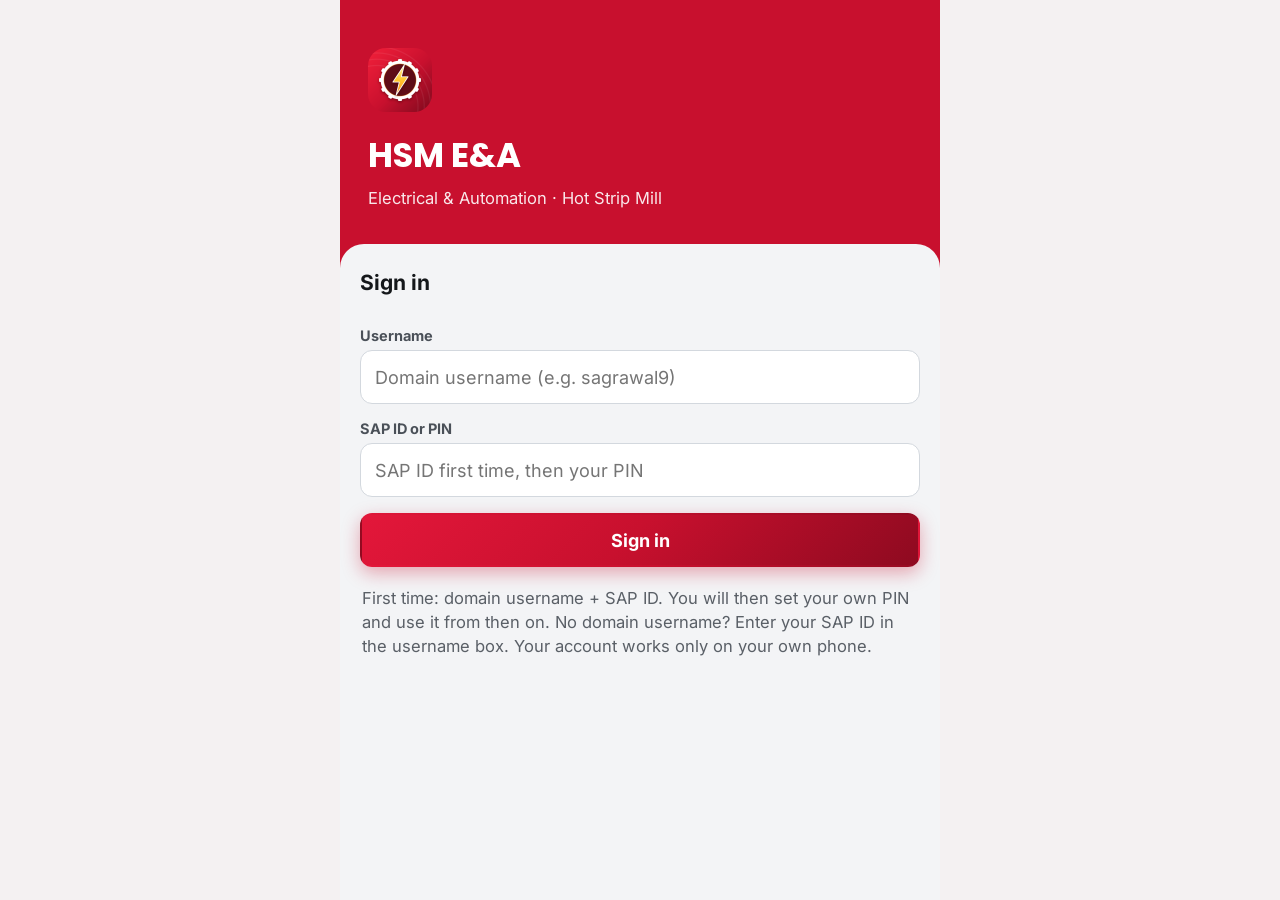
<file: app/src/main/assets/www/index.html>
<!doctype html>
<html lang="en">
<head>
<meta charset="utf-8">
<meta name="viewport" content="width=device-width, initial-scale=1, viewport-fit=cover">
<meta name="theme-color" content="#A50D26">
<title>HSM E&amp;A</title>
<script>try{var t=JSON.parse(localStorage.getItem("hsm_theme")||"null"),c={"blue":"#1E5BD8","green":"#13834A","purple":"#6D3FC0","orange":"#D9620B","teal":"#0F7C86","steel":"#37474F","navy":"#1F3A68","maroon":"#8B1E3F","indigo":"#3F51B5","pink":"#D6336C","brown":"#7B4A2A","olive":"#5E7A1F","sunset":"#D7263D","ocean":"#1D4ED8","royal":"#1E2A5A","aurora":"#7B2FF7","forest":"#14532D","steelfire":"#37474F","midnight":"#0B1F4D","berry":"#7A1037","mint":"#0F766E","copper":"#5D3A1A","indigosky":"#312E81","lava":"#9B1B1B"};if(c[t]){document.documentElement.setAttribute("data-theme",t);document.write("<style>html,body{background:"+c[t]+"!important}</style>")};var m=JSON.parse(localStorage.getItem("hsm_mode")||"null");if(m==="dark"||(m==="auto"&&matchMedia("(prefers-color-scheme: dark)").matches))document.documentElement.setAttribute("data-mode","dark")}catch(e){}</script>
<style>html,body{margin:0;height:100%;background:#C8102E}.boot{height:100%;display:flex;align-items:center;justify-content:center;color:#fff;font:700 44px system-ui,sans-serif}</style>
</head>
<body>
<div class="app" id="app"><div class="boot">E&amp;A</div></div>
<div id="toast" class="toast hidden" role="status" aria-live="polite"></div>
<div id="modal" class="modal hidden" role="dialog" aria-modal="true"></div>
<script src="lib/exceljs.min.js"></script>
<script src="boot.js"></script>
</body>
</html>
</file>
